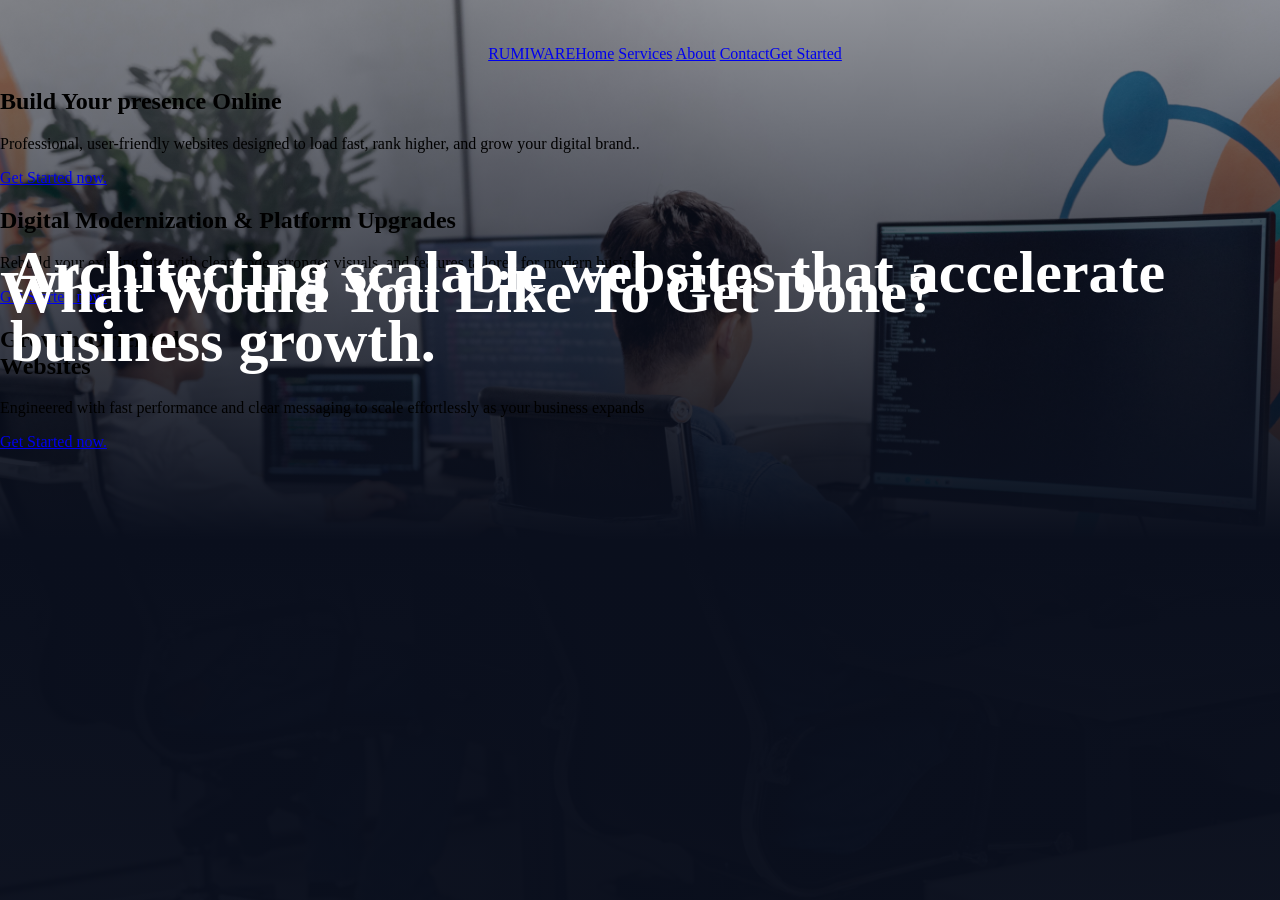
<file: index.html>
<!DOCTYPE html>
<html lang="en">

<head>
    <meta charset="UTF-8">
    <meta name="viewport" content="width=device-width, initial-scale=1.0">
    <meta name="description" content="Rumiware Software House - web development and software solutions. ">
    <title>RUMIWARE</title>
    <link rel="stylesheet" href="style.css">
</head>


<body>
<!DOCTYPE html>
<html lang="en">
<head>
    <meta charset="UTF-8">
    <meta name="viewport" content="width=device-width, initial-scale=1">
    <title>Header</title>
    <link href="https://fonts.googleapis.com/css2?family=Inter:wght@400;500;600;700&display=swap" rel="stylesheet">
    <link rel="stylesheet" href="style.css">
</head>

<header class="header">
    <a href="#" class="logo">RUMIWARE</a>
    <nav class="nav">
        <a href="#home">Home</a>
        <a href="#services">Services</a>
        <a href="#about">About</a>
        <a href="#contact">Contact</a>
    </nav>
    <a href="#contact" class="header-btn">Get Started</a>
</header>


<!-- <header>
        RUMIWARE
</header> -->

<h1 class="hero-title" style="margin-left: 10px;"> Architecting scalable websites that accelerate business growth.</h1>
<section class="services">

    <h1>
        What Would
        You Like To Get Done?
    </h1>

    <div class="cards">
        <div class="card">

            <div class="icon">
                
            </div>

            <h2>Build Your presence Online</h2>

            <p>
                Professional, user-friendly websites designed to load fast,
                rank higher, and grow your digital brand..
            </p>

            <a href="#">
                Get Started now.
            </a>

        </div>
        <div class="card">

            <div class="icon">
                
            </div>

            <h2>Digital Modernization & Platform Upgrades</h2>

            <p>
            Rebuild your existing site with clean code, stronger visuals,
            and features tailored for modern business.
            </p>

            <a href="#">
                Get Started now.
            </a>

        </div>

        <div class="card">
            <div class="icon">
                
            </div>

            <h2>Growth-Oriented <br> Websites </h2>

            <p>
                Engineered with fast performance and clear messaging
                to scale effortlessly as your business expands
            </p>

            <a href="#">
                Get Started now.
            </a>

        </div>

    </div>

</section>

</body>
</file>
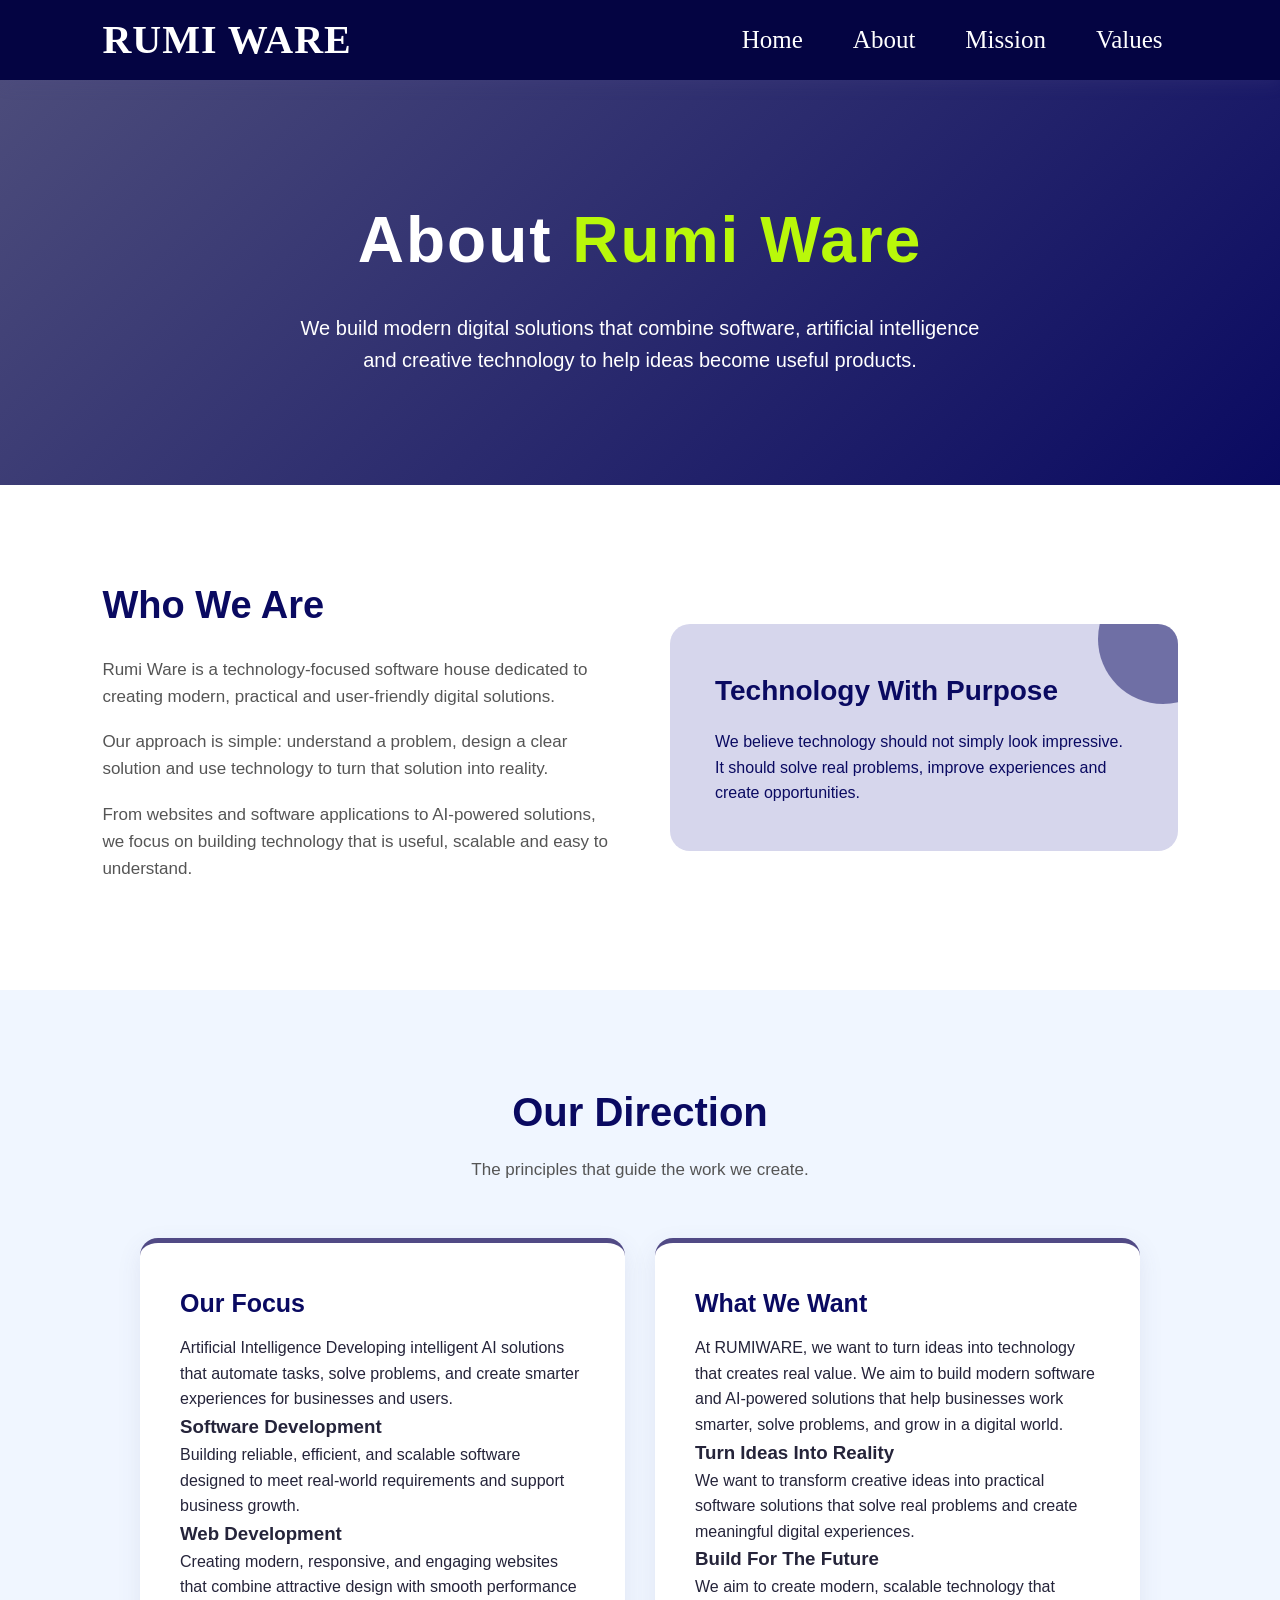
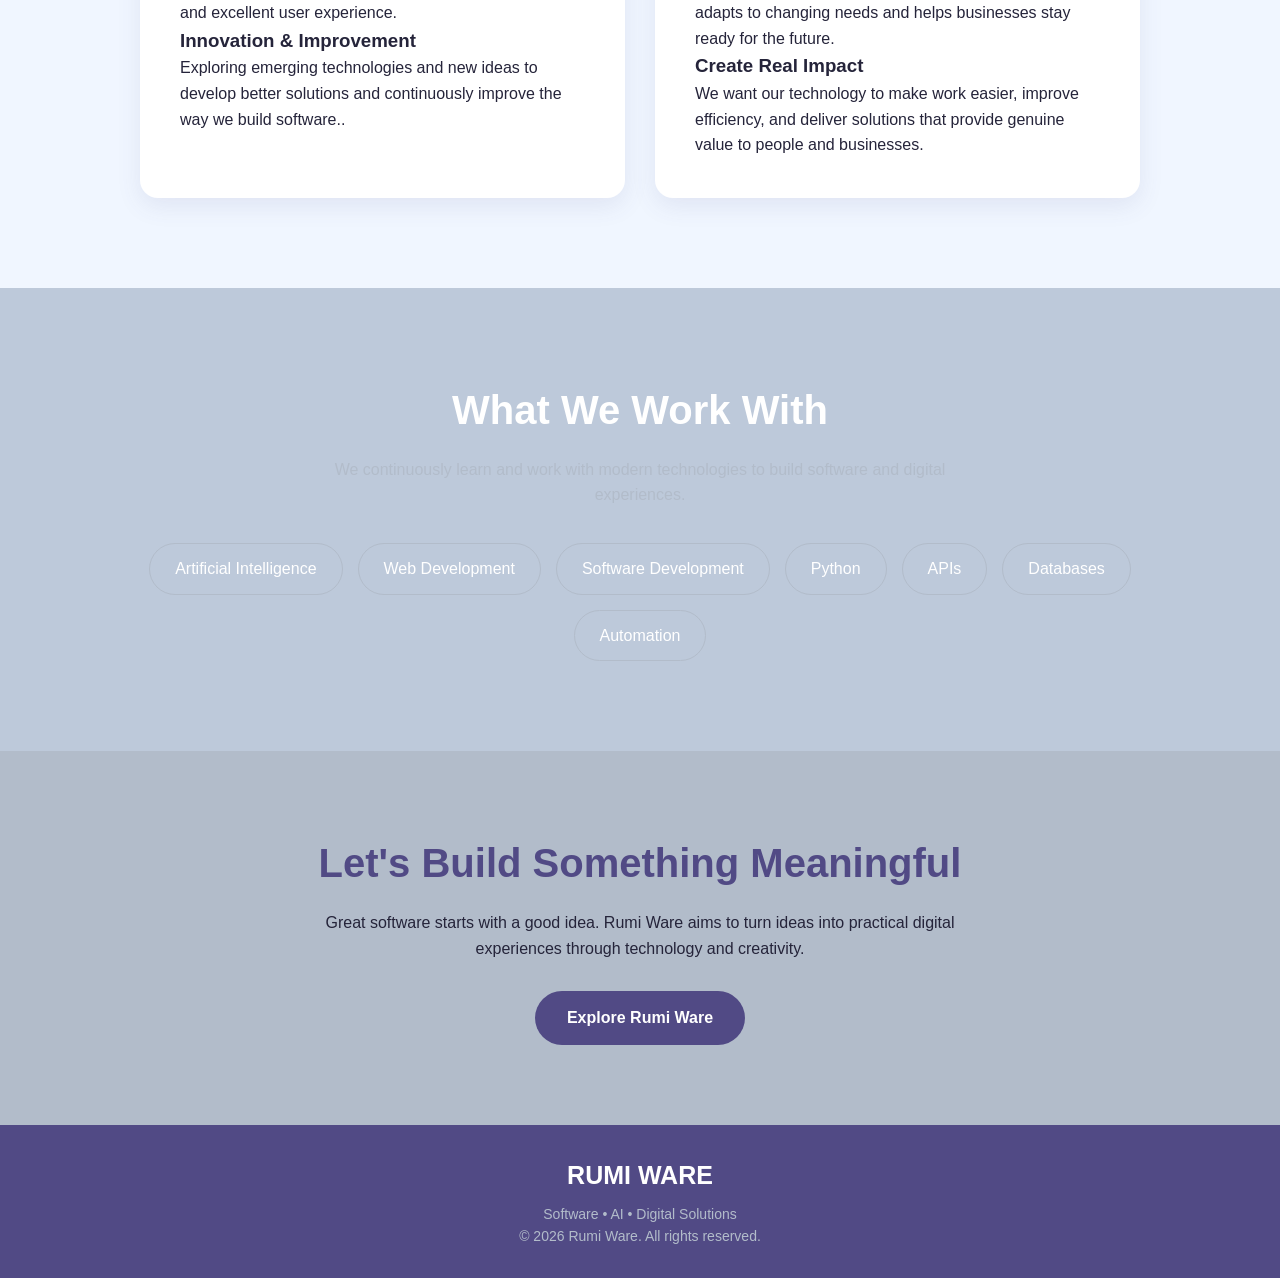
<file: about.html>
<!DOCTYPE html>
<html lang="en">
<head>
    <meta charset="UTF-8">
    <meta name="viewport" content="width=device-width, initial-scale=1.0">

    <title>About Us | Rumi-Ware</title>

    <style>

        :root {
            --primary: #514a85;
            --secondary: #b2bcca;
            --white: #ffffff;
            --dark: #25243a;
        }

        * {
            margin: 0;
            padding: 0;
            box-sizing: border-box;
        }


        body {
            font-family: Arial, Helvetica, sans-serif;
            background: var(--white);
            color: var(--dark);
            line-height: 1.6;
        }

        /* HEADER*/

        header {
            background: rgb(4, 4, 66) ;
            color: white;
            padding: 20px 8%;
            display: flex;
            justify-content: space-between;
            align-items: center;
            position: sticky;
            top: 0;
            z-index: 1000;
            box-shadow: 0 4px 15px rgba(81, 74, 133, 0.2);
            height: 80px;
            font-family:'Times New Roman';
            transition: 0.3s ease;
        }

        header:hover {
            transform: scale(1.001);
            box-shadow: 0 6px 20px rgba(81, 74, 133, 0.3);
        }

        .logo {
            font-size: 28px;
            font-weight: bold;
            letter-spacing: 1px;
            transition: 0.3s ;
            font-size: 40px;
            float: left;
        }

        .logo:hover {
            transform: scale(1.008);
        }

        nav {
            display: flex;
            gap: 20px;
        }

        nav a {
            color: var(--white);
            text-decoration: none;
            font-size: 25px;
            padding: 8px 15px;
            transition: 0.3s;
        }

        nav a:hover {
            color: rgb(10, 10, 97);
            background: var(--white);
            transform: scale(1.1);
        }
        /*below header*/

        .hero {
            min-height: 45vh;
            background: linear-gradient(
                135deg,
                rgb(76, 76, 123),
                rgb(10, 10, 97)
            );

            display: flex;
            justify-content: center;
            align-items: center;
            text-align: center;

            padding: 80px 8%;
            color: var(--white);
            transition: 0.3s ease-in-out;
        }

        .hero:hover{
            transform: scale(1.008);
        }

        .hero-content {
            max-width: 850px;
        }

        .hero h1 {
            font-size: 64px;
            margin-bottom: 20px;
            letter-spacing: 2px;
        }

        .hero h1 span {
            color: #b9f80a;
        }

        .hero p {
            font-size: 20px;
            max-width: 700px;
            margin: auto;
            color: var(--white);
        }

        /*general*/

        section {
            padding: 90px 8%;
        }

        .section-title {
            text-align: center;
            margin-bottom: 55px;
        }

        .section-title h2 {
            color: rgb(10, 10, 97);
            font-size: 40px;
            margin-bottom: 12px;
        }

        .section-title p {
            color: #555;
            font-size: 17px;
        }

        /* About */

        .about {
            display: grid;
            grid-template-columns: 1fr 1fr;
            gap: 60px;
            align-items: center;
        }

        .about-text h2 {
            color: rgb(10, 10, 97);
            font-size: 38px;
            margin-bottom: 20px;
        }

        .about-text p {
            color: #555;
            font-size: 17px;
            margin-bottom: 18px;
        }

        .about-text-para{
            transition: 0.3s ease-in-out;
        }

        .about-text-para:hover{
            background: rgb(235, 235, 238);
        }

        .about-box {
            background:rgb(214, 214, 236);
            padding: 45px;
            border-radius: 20px;
            position: relative;
            overflow: hidden;
            transition: 0.3s ease-in-out;
        }

        .about-box:hover {
            transform: translateY(-8px);
            box-shadow: 0 8px 25px rgba(81, 74, 133, 0.15);
        }

        .about-box::before {
            content: "";
            position: absolute;
            width: 130px;
            height: 130px;
            background: rgb(10, 10, 97);
            border-radius: 500px;
            right: -50px;
            top: -50px;
            opacity: 0.5;
        }

        .about-box h3 {
            color: rgb(10, 10, 97);
            font-size: 28px;
            margin-bottom: 15px;
        }

        .about-box p {
            color: rgb(10, 10, 97);
        }

        /* mision*/

        .mission-section {
            background: #f0f6ff;
        }

        .cards {
            display: grid;
            grid-template-columns: repeat(2, 1fr);
            gap: 30px;
            max-width: 1000px;
            margin: auto;
        }

        .card {
            background: var(--white);
            padding: 40px;
            border-radius: 18px;
            border-top: 5px solid var(--primary);
            box-shadow: 0 8px 25px rgba(81, 74, 133, 0.10);
            transition: 0.3s;
        }

        .card:hover {
            transform: translateY(-8px);
            box-shadow: 0 15px 30px rgba(81, 74, 133, 0.18);
        }

        .card-icon {
            width: 55px;
            height: 55px;
            background: var(--secondary);
            color: var(--primary);
            border-radius: 14px;
            display: flex;
            justify-content: center;
            align-items: center;
            font-size: 25px;
            margin-bottom: 20px;
        }

        .card h4 {
            color: rgb(10, 10, 97);
            font-size: 25px;
            margin-bottom: 12px;
        }

        .card p {
            color: #555;
        }

        /* values*/

        .values {
            display: grid;
            grid-template-columns: repeat(3, 1fr);
            gap: 25px;
        }

        .value {
            text-align: center;
            padding: 35px 25px;
            border: 1px solid var(--secondary);
            border-radius: 16px;
            transition: 0.3s;
        }

        .value:hover {
            background: var(--secondary);
            transform: translateY(-6px);
        }

        .value span {
            display: block;
            font-size: 38px;
            margin-bottom: 15px;
        }

        .value h3 {
            color: var(--primary);
            margin-bottom: 10px;
        }

        .value p {
            color: #555;
            font-size: 15px;
        }

        /* technology*/

        .technology {
            background: #bdc9da;
            color: var(--white);
            text-align: center;
        }

        .technology h2 {
            font-size: 40px;
            margin-bottom: 15px;
        }

        .technology > p {
            max-width: 700px;
            margin: 0 auto 35px;
            color: var(--secondary);
        }

        .tech-list {
            display: flex;
            justify-content: center;
            flex-wrap: wrap;
            gap: 15px;
        }

        .tech {
            padding: 12px 25px;
            border: 1px solid var(--secondary);
            border-radius: 30px;
            color: var(--white);
            transition: 0.3s;
        }

        .tech:hover {
            background: var(--secondary);
            color: var(--primary);
        }

        /* cta*/

        .cta {
            text-align: center;
            background: var(--secondary);
            padding: 80px 8%;
        }

        .cta h2 {
            color: var(--primary);
            font-size: 40px;
            margin-bottom: 15px;
        }

        .cta p {
            max-width: 650px;
            margin: 0 auto 30px;
            color: var(--dark);
        }

        .btn {
            display: inline-block;
            background: var(--primary);
            color: var(--white);
            padding: 14px 32px;
            border-radius: 30px;
            text-decoration: none;
            font-weight: bold;
            transition: 0.3s;
        }

        .btn:hover {
            background: var(--dark);
            transform: translateY(-3px);
        }

        /* footer */

        footer {
            background: var(--primary);
            color: var(--white);
            text-align: center;
            padding: 30px 8%;
        }

        footer h3 {
            font-size: 25px;
            margin-bottom: 8px;
        }

        footer p {
            color: var(--secondary);
            font-size: 14px;
        }

        /* =========================
           RESPONSIVE DESIGN
           ========================= */

        @media (max-width: 850px) {

            .hero h1 {
                font-size: 45px;
            }

            .about {
                grid-template-columns: 1fr;
            }

            .cards {
                grid-template-columns: 1fr;
            }

            .values {
                grid-template-columns: 1fr;
            }

            nav {
                gap: 15px;
            }
        }

        @media (max-width: 600px) {

            header {
                flex-direction: column;
                gap: 15px;
            }

            nav {
                gap: 12px;
                flex-wrap: wrap;
                justify-content: center;
            }

            .hero {
                min-height: 55vh;
            }

            .hero h1 {
                font-size: 38px;
            }

            .hero p {
                font-size: 17px;
            }

            section {
                padding: 65px 6%;
            }

            .section-title h2,
            .technology h2,
            .cta h2 {
                font-size: 32px;
            }

            .about-box {
                padding: 30px;
            }
        }

    </style>
</head>

<body>

    <!-- =========================
         HEADER
         ========================= -->

    <header>

        <div class="logo">
            RUMI WARE
        </div>

        <nav>
            <a href="index.html">Home</a>
            <a href="about.html">About</a>
            <a href="#mission">Mission</a>
            <a href="#values">Values</a>
        </nav>

    </header>


    <!-- =========================
         HERO
         ========================= -->

    <section class="hero">

        <div class="hero-content">

            <h1 class="hero-text-hover">
                About <span>Rumi Ware</span>
            </h1>

            <p class="hero-text-hover">
                We build modern digital solutions that combine
                software, artificial intelligence and creative technology
                to help ideas become useful products.
            </p>

        </div>

    </section>


    <!-- =========================
         ABOUT US
         ========================= -->

    <section>

        <div class="about">

            <div class="about-text">

                <h2>Who We Are</h2>

                <p class="about-text-para">
                    Rumi Ware is a technology-focused software house
                    dedicated to creating modern, practical and
                    user-friendly digital solutions.
                </p>

                <p class="about-text-para">
                    Our approach is simple: understand a problem,
                    design a clear solution and use technology to
                    turn that solution into reality.
                </p>

                <p class="about-text-para">
                    From websites and software applications to
                    AI-powered solutions, we focus on building
                    technology that is useful, scalable and easy
                    to understand.
                </p>

            </div>


            <div class="about-box">

                <h3>Technology With Purpose</h3>

                <p>
                    We believe technology should not simply look
                    impressive. It should solve real problems,
                    improve experiences and create opportunities.
                </p>

            </div>

        </div>

    </section>


    <!-- =========================
         MISSION & VISION
         ========================= -->

    <section class="mission-section" id="mission">

        <div class="section-title">

            <h2>Our Direction</h2>

            <p>
                The principles that guide the work we create.
            </p>

        </div>


        <div class="cards">

            <div class="card">

                

                <h4>Our Focus</h4>

                <div class="direction">
                    Artificial Intelligence
Developing intelligent AI solutions that automate tasks, solve problems, and create smarter experiences for businesses and users.

<h3>Software Development</h3>
Building reliable, efficient, and scalable software designed to meet real-world requirements and support business growth.

<h3>Web Development</h3>
Creating modern, responsive, and engaging websites that combine attractive design with smooth performance and excellent user experience.

<h3>Innovation & Improvement</h3>
Exploring emerging technologies and new ideas to develop better solutions and continuously improve the way we build software..
</div>                

            </div>


            <div class="card">


                <h4>What We Want</h4>

                <div class="direction">

                    At RUMIWARE, we want to turn ideas into technology that creates real value. We aim to build modern software and AI-powered solutions that help businesses work smarter, solve problems, and grow in a digital world.
                    

<h3>Turn Ideas Into Reality</h3>
We want to transform creative ideas into practical software solutions that solve real problems and create meaningful digital experiences.

<h3>Build For The Future</h3>
We aim to create modern, scalable technology that adapts to changing needs and helps businesses stay ready for the future.

<h3>Create Real Impact</h3>
We want our technology to make work easier, improve efficiency, and deliver solutions that provide genuine value to people and businesses.
                
                </div>

            </div>

        </div>

    </section>


   
    

    <!-- =========================
         TECHNOLOGY
         ========================= -->

    <section class="technology">

        <h2>What We Work With</h2>

        <p>
            We continuously learn and work with modern technologies
            to build software and digital experiences.
        </p>

        <div class="tech-list">

            <div class="tech">Artificial Intelligence</div>

            <div class="tech">Web Development</div>

            <div class="tech">Software Development</div>

            <div class="tech">Python</div>

            <div class="tech">APIs</div>

            <div class="tech">Databases</div>

            <div class="tech">Automation</div>

        </div>

    </section>


    <!-- =========================
         CTA
         ========================= -->

    <section class="cta">

        <h2>Let's Build Something Meaningful</h2>

        <p>
            Great software starts with a good idea.
            Rumi Ware aims to turn ideas into practical
            digital experiences through technology and creativity.
        </p>

        <a href="index.html" class="btn">
            Explore Rumi Ware
        </a>

    </section>


    <!-- =========================
         FOOTER
         ========================= -->

    <footer>

        <h3>RUMI WARE</h3>

        <p>
            Software • AI • Digital Solutions
        </p>

        <p>
            © 2026 Rumi Ware. All rights reserved.
        </p>

    </footer>

</body>
</html>
</file>
<file: style.css>
body {
    background : linear-gradient(80deg, #514a85, #b2bcca );
}
h1 {
    color: #ffffff;
    font-family:Georgia, 'Times New Roman', Times, serif ;
    position: absolute;
    margin-top: 170px;
    font-size: 60px;
}
body {
margin: 0;
min-height: 100vh;
position: relative;
overflow-x: hidden;
background: 

linear-gradient(
    180deg,
    rgba(10, 15, 29, 0.45) 0%,
        rgba(10, 15, 29, 08) 60%,
    rgba(10, 15, 29, 0.98) 100%
),
url("images/Rumiware.jpg");
background-size: cover;
background-position: center;
background-repeat: no-repeat;
background-attachment: fixed; 
transition: filter 0.6s ease;
}

body:hover {
filter: contrast(1.1) brightness(1.02);
}

header {
    position: relative;
    top: 20px;
    display : flex;
    width : 100%;
    background : linear-gradient(70deg, #b2bcca, #514a85,); 
    display : flex;
    justify-content : center;  
    align-items : center;
    padding : 25px;        
    z-index : 10;  
        }
</file>
